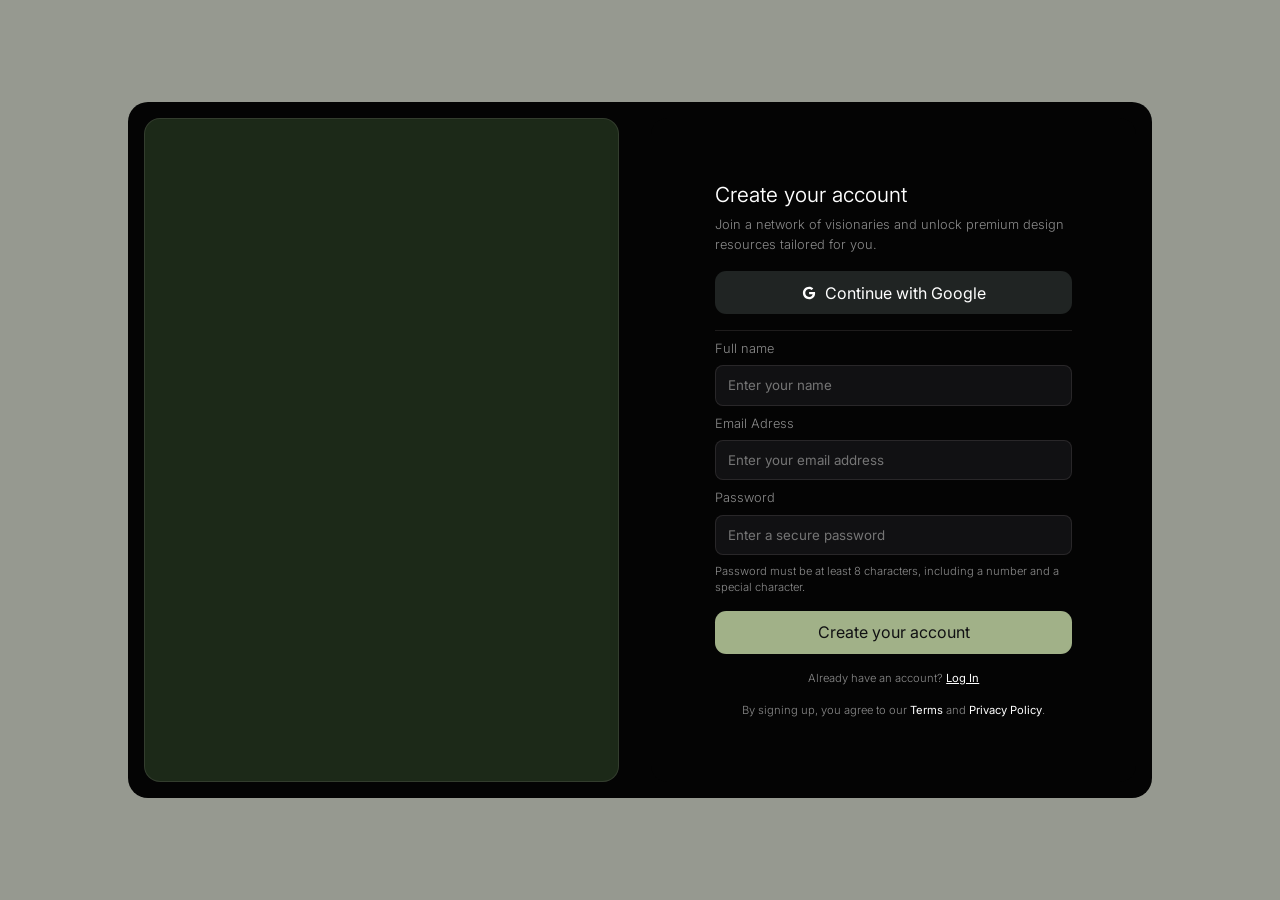
<file: index.html>
<!DOCTYPE html>
<html lang="en">

<head>
    <meta charset="UTF-8">
    <meta name="viewport" content="width=device-width, initial-scale=1.0">
    <title>Document</title>
    <link rel="stylesheet" href="style.css">
    <link rel="preconnect" href="https://fonts.googleapis.com">
    <link rel="preconnect" href="https://fonts.gstatic.com" crossorigin>
    <link
        href="https://fonts.googleapis.com/css2?family=Inter:ital,opsz,wght@0,14..32,100..900;1,14..32,100..900&display=swap"
        rel="stylesheet">

</head>

<body>
    <div class="container">
        <div class="card card-image"></div>
        <div class="card card-form">
            <h1>Create your account</h1>
            <h2>Join a network of visionaries and unlock premium design resources tailored for you.</h2>
            <a class="btn-google" href="#">
                <svg xmlns="http://www.w3.org/2000/svg" viewBox="0 0 640 640">
                    <path
                        d="M564 325.8C564 467.3 467.1 568 324 568C186.8 568 76 457.2 76 320C76 182.8 186.8 72 324 72C390.8 72 447 96.5 490.3 136.9L422.8 201.8C334.5 116.6 170.3 180.6 170.3 320C170.3 406.5 239.4 476.6 324 476.6C422.2 476.6 459 406.2 464.8 369.7L324 369.7L324 284.4L560.1 284.4C562.4 297.1 564 309.3 564 325.8z" />
                </svg>
                Continue with Google
            </a>
            <div class="lines"></div>
            <div class="form">
                <h2>Full name</h2>
                <input type="text" placeholder="Enter your name">
                <h2>Email Adress</h2>
                <input type="email" placeholder="Enter your email address">
                <h2>Password</h2>
                <input type="password" placeholder="Enter a secure password">
                <h3>Password must be at least 8 characters, including a number and a special character.</h3>
            </div>
            <a class="create-account" href="#">Create your account</a>
            <h3 class="bottom-text log-in">Already have an account?
                <a href="#">Log In</a>
            </h3>
            <h3 class="bottom-text terms">By signing up, you agree to our
                <a href="#">Terms</a> and
                <a href="#">Privacy Policy</a>.
            </h3>
        </div>
    </div>
</body>

</html>
</file>
<file: style.css>
@import url('https://fonts.googleapis.com/css2?family=Inter:wght@400;500;600;700&display=swap');

:root {
    --black: #040404;
    --second-black: #191919;
    --third-black: #313131;
    --bg-grey: #969990;
    --white-grey: #dbd8dd;
    --grey: #383938;
    --second-grey: #8b8b8b;
    --text: #FFFFFF;
    --lines-color: #fdebeb1a;
    --label-color: #111113;
    --button-color: #a1b188;
    --button-text: #1c2918;
    --btn-google: #202423;
    --font: 'Inter', sans-serif;
}

* {
    margin: 0;
    padding: 0;
    box-sizing: border-box;
}

body {
    height: 100vh;
    width: 100vw;
    background-color: var(--bg-grey);
    display: flex;
    justify-content: center;
    align-items: center;
    max-width: 1024px;
    margin: auto;
    font-family: var(--font);
}

.container {
    width: 1024px;
     min-height: 400px;
    max-height: 90vh;
    height: auto;
    background-color: var(--black);
    border-radius: 20px;
    display: flex;
    justify-content: space-between;
    overflow: auto;
}

.card {
    background-color: var(--grey);
    width: 50%;
    border-radius: 16px;
    margin: 1rem;
}

.card-image {
    background-color: var(--button-text);
    border: solid 0.1px var(--lines-color);
}

.card-form {
    display: flex;
    flex-direction: column;
    padding: 4rem;
    background-color: var(--black);
    font-family: var(--font);
}

.card-form h1 {
    font-size: 1.3rem;
    font-weight: 350;
    color: var(--text);
}

.card-form h2 {
    font-size: 0.8rem;
    font-weight: 300;
    line-height: 20px;
    margin-top: 0.5rem;
    color: var(--second-grey);
}

.card-form h3 {
    font-size: 0.7rem;
    font-weight: 300;
    line-height: 16px;
    margin-top: 0.5rem;
    color: var(--second-grey);
}

.btn-google {
    background-color: var(--btn-google);
    color: var(--text);
    font-family: var(--font);
    padding: 0.7rem;
    border-radius: 0.7rem;
    border: none;
    margin-top: 1rem;
    display: flex;
    align-items: center;
    justify-content: center;
    gap: 0.5rem;
    text-decoration: none;
}

.btn-google svg {
    width: 1rem;
    height: 1rem;
    fill: var(--text);
}

.lines {
    width: 100%;
    height: 1px;
    margin-top: 1rem;
    background-color: rgba(253, 235, 235, 0.1);
    position: relative;
    z-index: 10;
}

.form input {
    background-color: var(--label-color);
    border: none;
    border-radius: 0.5rem;
    padding: 0.7rem;
    margin-top: 0.4rem;
    width: 100%;
    color: var(--text);
    font-family: var(--font);
    border: solid 0.1px var(--lines-color);
}

.create-account {
    background-color: var(--button-color);
    color: var(--label-color);
    border: none;
    border-radius: 0.7rem;
    margin-top: 1rem;
    padding: 0.7rem;
    font-family: var(--font);
    text-align: center;
    text-decoration: none;
}

.bottom-text {
    text-align: center;
}

.bottom-text a {
    color: var(--text);
    text-decoration: none;
    font-weight: 400;
}

.log-in a {
    text-decoration: underline;
}

.bottom-text.log-in {
    margin-top: 1rem;
}

.bottom-text.terms {
    margin-top: 1rem;
}

@media screen and (max-width: 1024px) {
    .container {
        width: 92.5%;
    }
}
@media screen and (max-width: 896px) {
    .card-image {
        width: 75%; 
        min-width: 180px;
    } 
    .card-form {
        width: 75%;
        padding-left: 1rem;
    }
}

@media screen and (max-width: 794px) {
    body {
        max-width: 100%;
        padding: 4rem;
    }

    .container {
        flex-direction: column;
        width: 100%;
    }

    .card {
        width: 100%;
        margin: 0.5rem 0;
    }

    .card-form {
        padding: 4rem;
    }
    .card-image {
        display: none;
    }
}
</file>
